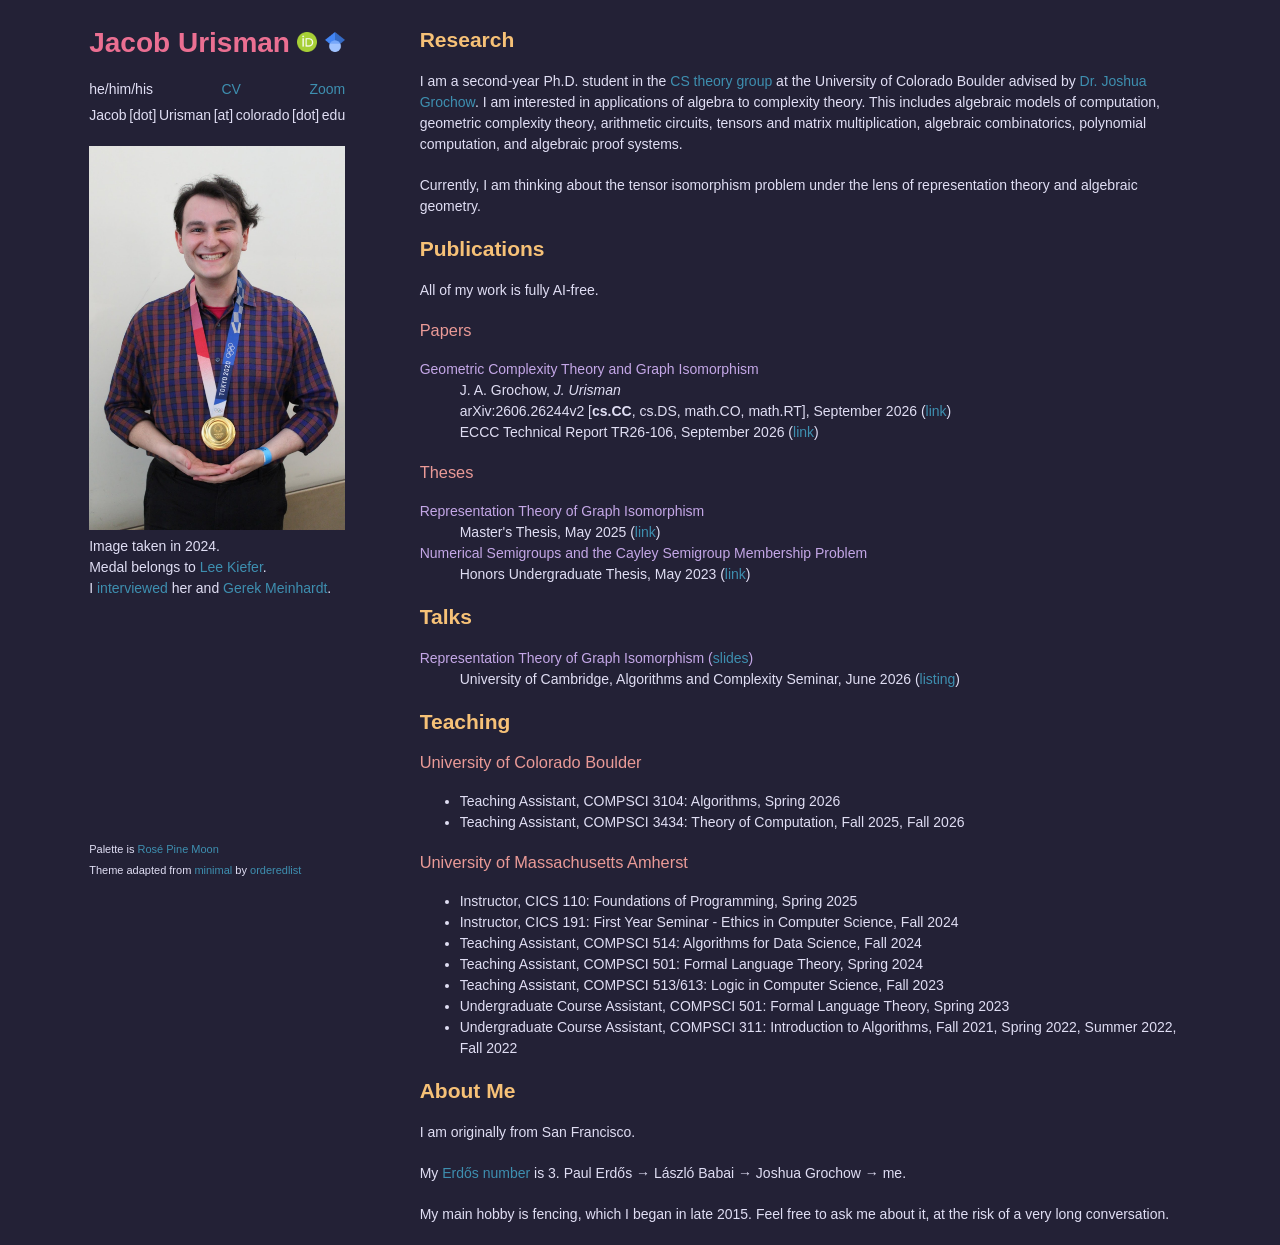
<file: index.html>
<!doctype html>
<html>
  <head>
    <meta charset="utf-8">
    <meta http-equiv="X-UA-Compatible" content="chrome=1">
    <title>Jacob Urisman</title>
    <meta name="description" content="Personal homepage of Jacob Urisman">

    <link rel="stylesheet" href="stylesheets/styles.css">
    <link rel="stylesheet" href="stylesheets/pygment_trac.css">
    <meta name="viewport" content="width=device-width">
    <!--[if lt IE 9]>
    <script src="//html5shiv.googlecode.com/svn/trunk/html5.js"></script>
    <![endif]-->
    <link rel="shortcut icon" type="image/x-icon" href="images/favicon.jpg">
  </head>
  <body>
    <div class="wrapper">
      <header>
        <h1>
          <div id="HASH">
            <span><b>Jacob Urisman</b></span>
            <span><a target="_blank" href="https://orcid.org/0009-0004-0745-5291"><img src="images/orcid.png" alt="ORCID" height= "20"></a>&nbsp;<a target="_blank" href="https://scholar.google.com/citations?hl=en&user=OppjbYUAAAAJ"><img src="images/googlescholar.webp" alt="Google Scholar" height="20"></a></span>
          </div>
        </h1>
        <p>
          <div id="HASH">
            <span>he/him/his</span>
            <span><a target="_blank" href="pdfs/jurismancv.pdf">CV</a></span>
            <span><a target="_blank" href="https://cuboulder.zoom.us/my/jurisman">Zoom</a></span>
          </div>
          <div id="HASH" style="padding-top: 5px;">
            <span>Jacob</span>
            <span>[dot]</span>
            <span>Urisman</span>
            <span>[at]</span>
            <span>colorado</span>
            <span>[dot]</span>
            <span>edu</span>
          </div>
        </p>
        <img src="images/medal.jpeg" alt="A picture of me wearing a Tokyo 2020 Olympic Gold medal">
        <p>
          Image taken in 2024.<br>Medal belongs to <a target="_blank" href="https://wikipedia.org/wiki/Lee_Kiefer">Lee Kiefer</a>.<br>I <a target="_blank" href="https://www.youtube.com/watch?v=NSQo_vqnYc8">interviewed</a> her and <a target="_blank" href="https://wikipedia.org/wiki/Gerek_Meinhardt">Gerek Meinhardt</a>.
        </p>
      </header>
      <section>
        <h2><b>Research</b></h2>
        <p>I am a second-year Ph.D. student in the <a target="_blank" href="https://www.colorado.edu/cs-theory/">CS theory group</a> at the University of Colorado Boulder advised by <a target="_blank" href="https://home.cs.colorado.edu/~jgrochow/">Dr. Joshua Grochow</a>. I am interested in applications of algebra to complexity theory. This includes algebraic models of computation, geometric complexity theory, arithmetic circuits, tensors and matrix multiplication, algebraic combinatorics, polynomial computation, and algebraic proof systems.</p>
        
        <p>Currently, I am thinking about the tensor isomorphism problem under the lens of representation theory and algebraic geometry.</p>

        <h2><b>Publications</b></h2>

        <p>All of my work is fully AI-free.</p>

        <h3>Papers</h3>
        <dl> 
          <dt>Geometric Complexity Theory and Graph Isomorphism</dt>
          <dd>J. A. Grochow, <i>J. Urisman</i></dd>
          <dd>arXiv:2606.26244v2 [<b>cs.CC</b>, cs.DS, math.CO, math.RT], September 2026 (<a target="_blank" href="https://arxiv.org/abs/2606.26244">link</a>)</dd>
          <dd>ECCC Technical Report TR26-106, September 2026 (<a target="_blank" href="https://eccc.weizmann.ac.il/report/2026/106/">link</a>)</dd>
        </dl>

        <h3>Theses</h3>
        <dl>
          <dt>Representation Theory of Graph Isomorphism</dt>
          <dd>Master's Thesis, May 2025 (<a target="_blank" href="pdfs/jurismanMSthesis.pdf">link</a>)</dd>
          <dt>Numerical Semigroups and the Cayley Semigroup Membership Problem</dt>
          <dd>Honors Undergraduate Thesis, May 2023 (<a target="_blank" href="pdfs/jurismanHONthesis.pdf">link</a>)</dd>
        </dl>

        <h2><b>Talks</b></h2>
        <dl>
          <dt>Representation Theory of Graph Isomorphism (<a target="_blank" href="pdfs/repthyGIslides.pdf">slides</a>)</dt>
          <dd>University of Cambridge, Algorithms and Complexity Seminar, June 2026 (<a target="_blank" href="https://talks.cam.ac.uk/talk/index/267880/">listing</a>)</dd>
        </dl>

        <h2><b>Teaching</b></h2>
        <h3>University of Colorado Boulder</h3>
        <ul>
          <li>Teaching Assistant, COMPSCI 3104: Algorithms, Spring 2026</li>
          <li>Teaching Assistant, COMPSCI 3434: Theory of Computation, Fall 2025, Fall 2026</li>
        </ul>

        <h3>University of Massachusetts Amherst</h3>
        <ul>
          <li>Instructor, CICS 110: Foundations of Programming, Spring 2025</li>
          <li>Instructor, CICS 191: First Year Seminar - Ethics in Computer Science, Fall 2024</li>
          <li>Teaching Assistant, COMPSCI 514: Algorithms for Data Science, Fall 2024</li>
          <li>Teaching Assistant, COMPSCI 501: Formal Language Theory, Spring 2024</li>
          <li>Teaching Assistant, COMPSCI 513/613: Logic in Computer Science, Fall 2023</li>
          <li>Undergraduate Course Assistant, COMPSCI 501: Formal Language Theory, Spring 2023</li>
          <li>Undergraduate Course Assistant, COMPSCI 311: Introduction to Algorithms, Fall 2021, Spring 2022, Summer 2022, Fall 2022</li>
        </ul>

        <h2><b>About Me</b></h2>
        <p>I am originally from San Francisco.</p>
        <p>My <a target="_blank" href="https://wikipedia.org/wiki/Erd%C5%91s_number">Erdős number</a> is 3. Paul Erdős &#8594; László Babai &#8594; Joshua Grochow &#8594; me.</p>
        <p>My main hobby is fencing, which I began in late 2015. Feel free to ask me about it, at the risk of a very long conversation.</p> 
      </section>
      <footer>
        <p><small>Palette is <a target="_blank" href="https://rosepinetheme.com/">Rosé Pine Moon</a></span><br>Theme adapted from <a target="_blank" href="https://github.com/orderedlist/minimal">minimal</a> by <a target="_blank" href="https://github.com/orderedlist">orderedlist</a></small></p>
      </footer>
    </div>
    <script src="javascripts/scale.fix.js"></script>
  </body>
</html>
</file>
<file: stylesheets/styles.css>
body {
  background-color: #232136;
  padding:20px;
  font: 14px/1.5 -apple-system, BlinkMacSystemFont, "Segoe UI", Roboto, Oxygen, Ubuntu, Cantarell, "Fira Sans", "Droid Sans", "Helvetica Neue", Arial, sans-serif, "Apple Color Emoji", "Segoe UI Emoji", "Segoe UI Symbol";
  color:#e0def4;
  font-weight:400;
}

h1, h2, h3, h4, h5, h6 {
  color:#eb6f92;
  margin:0 0 20px;
}

p, ul, ol, table, pre, dl {
  margin:0 0 20px;
}

h1, h2, h3 {
  line-height:1.1;
}

h1 {
  font-size:28px;
  font-weight: 500;
}

h2 {
  color:#f6c177;
  font-weight: 500;
}

h3, h4, h5, h6 {
  color:#ea9a97;
  font-weight: 500;
}

a {
  color:#3e8fb0;
  text-decoration:none;
}

a:hover {
  color:#9ccfd8;
}

a small {
  font-size:11px;
  color:#3e8fb0;
  margin-top:-0.3em;
  display:block;
}

a:hover small {
  color:#9ccfd8;
}

.wrapper {
  width:90%;
  margin:0 auto;
}

blockquote {
  border-left:1px solid #c4a7e7;
  margin:0;
  padding:0 0 0 20px;
  font-style:italic;
}

code, pre {
  font-family:Monaco, Bitstream Vera Sans Mono, Lucida Console, Terminal, Consolas, Liberation Mono, DejaVu Sans Mono, Courier New, monospace;
  color:#c4a7e7;
}

pre {
  padding:8px 15px;
  background: #2a273f;
  border-radius:5px;
  border:1px solid #c4a7e7;
  overflow-x: auto;
}

table {
  width:100%;
  border-collapse:collapse;
}

th, td {
  text-align:left;
  padding:5px 10px;
  border-bottom:1px solid #c4a7e7;
}

dt {
  color:#c4a7e7;
  font-weight:500;
}

th {
  color:#c4a7e7;
}

img {
  max-width:100%;
}

header {
  width:20%;
  float:left;
  position:fixed;
  -webkit-font-smoothing:subpixel-antialiased;
}

header ul {
  list-style:none;
  height:40px;
  padding:0;
  background: #f4f4f4;
  border-radius:5px;
  border:1px solid #e0e0e0;
  width:270px;
}

header li {
  width:89px;
  float:left;
  border-right:1px solid #e0e0e0;
  height:40px;
}

header li:first-child a {
  border-radius:5px 0 0 5px;
}

header li:last-child a {
  border-radius:0 5px 5px 0;
}

header ul a {
  line-height:1;
  font-size:11px;
  color:#999;
  display:block;
  text-align:center;
  padding-top:6px;
  height:34px;
}

header ul a:hover {
  color:#999;
}

header ul a:active {
  background-color:#f0f0f0;
}

strong {
  color:#eb6f92;
  font-weight:500;
}

header ul li + li + li {
  border-right:none;
  width:89px;
}

header ul a strong {
  font-size:14px;
  display:block;
  color:#eb6f92;
}

section {
  width:70%;
  float:right;
  padding-bottom:0px;
}

small {
  font-size:11px;
}

hr {
  border:0;
  background:#c4a7e7;
  height:1px;
  margin:0 0 20px;
}

footer {
  width:20%;
  float:left;
  position:fixed;
  bottom:0px;
  -webkit-font-smoothing:subpixel-antialiased;
}

@media print, screen and (max-width: 960px) {

  div.wrapper {
    width:auto;
    margin:0;
  }

  header, section, footer {
    float:none;
    position:static;
    width:auto;
  }

  header {
    padding-right:320px;
  }

  section {
    border:1px solid #c4a7e7;
    border-width:1px 0;
    padding:20px 0;
    margin:0 0 20px;
  }

  header a small {
    display:inline;
  }

  header ul {
    position:absolute;
    right:50px;
    top:52px;
  }
}

@media print, screen and (max-width: 720px) {
  body {
    word-wrap:break-word;
  }

  header {
    padding:0;
  }

  header ul, header p.view {
    position:static;
  }

  pre, code {
    word-wrap:normal;
  }
}

@media print, screen and (max-width: 480px) {
  body {
    padding:15px;
  }

  header ul {
    width:99%;
  }

  header li, header ul li + li + li {
    width:33%;
  }
}

@media print {
  body {
    padding:0.4in;
    font-size:12pt;
    color:#c4a7e7;
  }
}

/* Added by me */

#HASH {
  display: flex;
  justify-content: space-between;
}
</file>
<file: stylesheets/pygment_trac.css>
.highlight  { background: #ffffff; }
.highlight .c { color: #999988; font-style: italic } /* Comment */
.highlight .err { color: #a61717; background-color: #e3d2d2 } /* Error */
.highlight .k { font-weight: bold } /* Keyword */
.highlight .o { font-weight: bold } /* Operator */
.highlight .cm { color: #999988; font-style: italic } /* Comment.Multiline */
.highlight .cp { color: #999999; font-weight: bold } /* Comment.Preproc */
.highlight .c1 { color: #999988; font-style: italic } /* Comment.Single */
.highlight .cs { color: #999999; font-weight: bold; font-style: italic } /* Comment.Special */
.highlight .gd { color: #000000; background-color: #ffdddd } /* Generic.Deleted */
.highlight .gd .x { color: #000000; background-color: #ffaaaa } /* Generic.Deleted.Specific */
.highlight .ge { font-style: italic } /* Generic.Emph */
.highlight .gr { color: #aa0000 } /* Generic.Error */
.highlight .gh { color: #999999 } /* Generic.Heading */
.highlight .gi { color: #000000; background-color: #ddffdd } /* Generic.Inserted */
.highlight .gi .x { color: #000000; background-color: #aaffaa } /* Generic.Inserted.Specific */
.highlight .go { color: #888888 } /* Generic.Output */
.highlight .gp { color: #555555 } /* Generic.Prompt */
.highlight .gs { font-weight: bold } /* Generic.Strong */
.highlight .gu { color: #800080; font-weight: bold; } /* Generic.Subheading */
.highlight .gt { color: #aa0000 } /* Generic.Traceback */
.highlight .kc { font-weight: bold } /* Keyword.Constant */
.highlight .kd { font-weight: bold } /* Keyword.Declaration */
.highlight .kn { font-weight: bold } /* Keyword.Namespace */
.highlight .kp { font-weight: bold } /* Keyword.Pseudo */
.highlight .kr { font-weight: bold } /* Keyword.Reserved */
.highlight .kt { color: #445588; font-weight: bold } /* Keyword.Type */
.highlight .m { color: #009999 } /* Literal.Number */
.highlight .s { color: #d14 } /* Literal.String */
.highlight .na { color: #008080 } /* Name.Attribute */
.highlight .nb { color: #0086B3 } /* Name.Builtin */
.highlight .nc { color: #445588; font-weight: bold } /* Name.Class */
.highlight .no { color: #008080 } /* Name.Constant */
.highlight .ni { color: #800080 } /* Name.Entity */
.highlight .ne { color: #990000; font-weight: bold } /* Name.Exception */
.highlight .nf { color: #990000; font-weight: bold } /* Name.Function */
.highlight .nn { color: #555555 } /* Name.Namespace */
.highlight .nt { color: #000080 } /* Name.Tag */
.highlight .nv { color: #008080 } /* Name.Variable */
.highlight .ow { font-weight: bold } /* Operator.Word */
.highlight .w { color: #bbbbbb } /* Text.Whitespace */
.highlight .mf { color: #009999 } /* Literal.Number.Float */
.highlight .mh { color: #009999 } /* Literal.Number.Hex */
.highlight .mi { color: #009999 } /* Literal.Number.Integer */
.highlight .mo { color: #009999 } /* Literal.Number.Oct */
.highlight .sb { color: #d14 } /* Literal.String.Backtick */
.highlight .sc { color: #d14 } /* Literal.String.Char */
.highlight .sd { color: #d14 } /* Literal.String.Doc */
.highlight .s2 { color: #d14 } /* Literal.String.Double */
.highlight .se { color: #d14 } /* Literal.String.Escape */
.highlight .sh { color: #d14 } /* Literal.String.Heredoc */
.highlight .si { color: #d14 } /* Literal.String.Interpol */
.highlight .sx { color: #d14 } /* Literal.String.Other */
.highlight .sr { color: #009926 } /* Literal.String.Regex */
.highlight .s1 { color: #d14 } /* Literal.String.Single */
.highlight .ss { color: #990073 } /* Literal.String.Symbol */
.highlight .bp { color: #999999 } /* Name.Builtin.Pseudo */
.highlight .vc { color: #008080 } /* Name.Variable.Class */
.highlight .vg { color: #008080 } /* Name.Variable.Global */
.highlight .vi { color: #008080 } /* Name.Variable.Instance */
.highlight .il { color: #009999 } /* Literal.Number.Integer.Long */

.type-csharp .highlight .k { color: #0000FF }
.type-csharp .highlight .kt { color: #0000FF }
.type-csharp .highlight .nf { color: #000000; font-weight: normal }
.type-csharp .highlight .nc { color: #2B91AF }
.type-csharp .highlight .nn { color: #000000 }
.type-csharp .highlight .s { color: #A31515 }
.type-csharp .highlight .sc { color: #A31515 }
</file>
